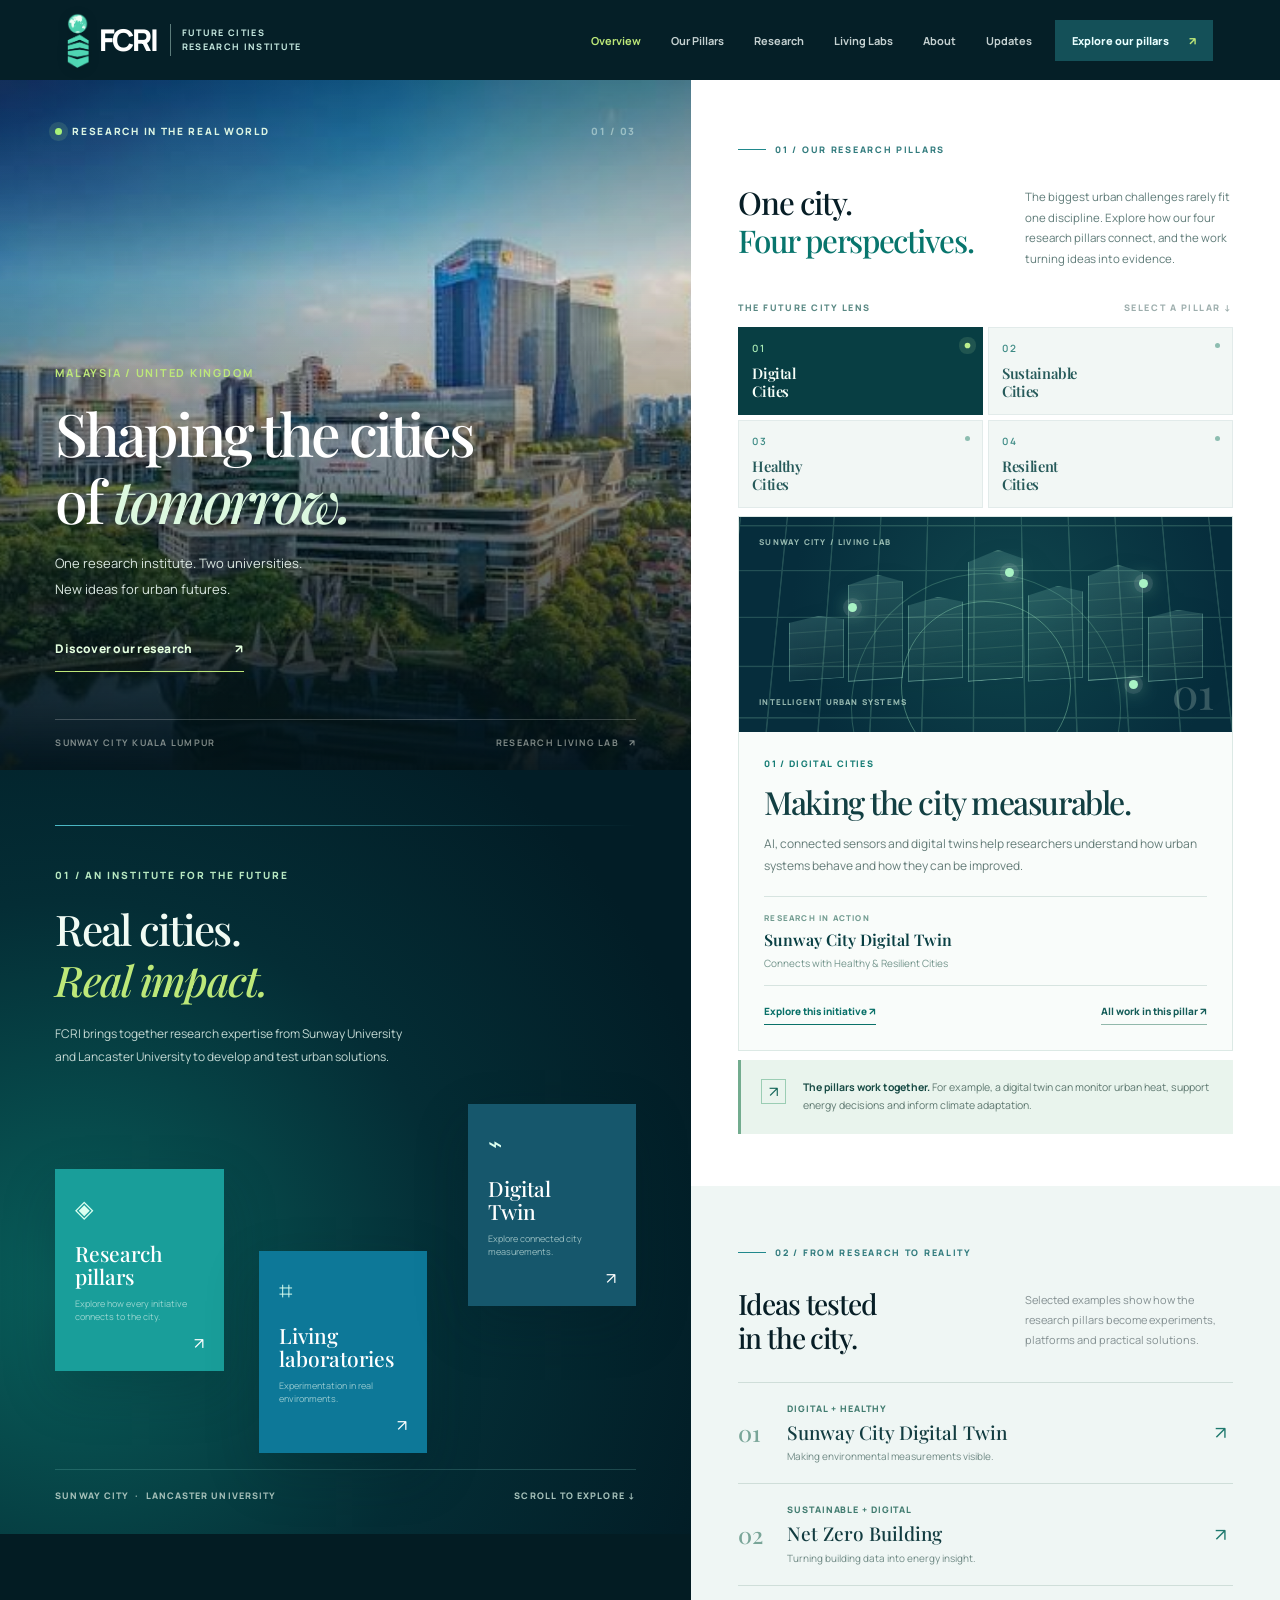
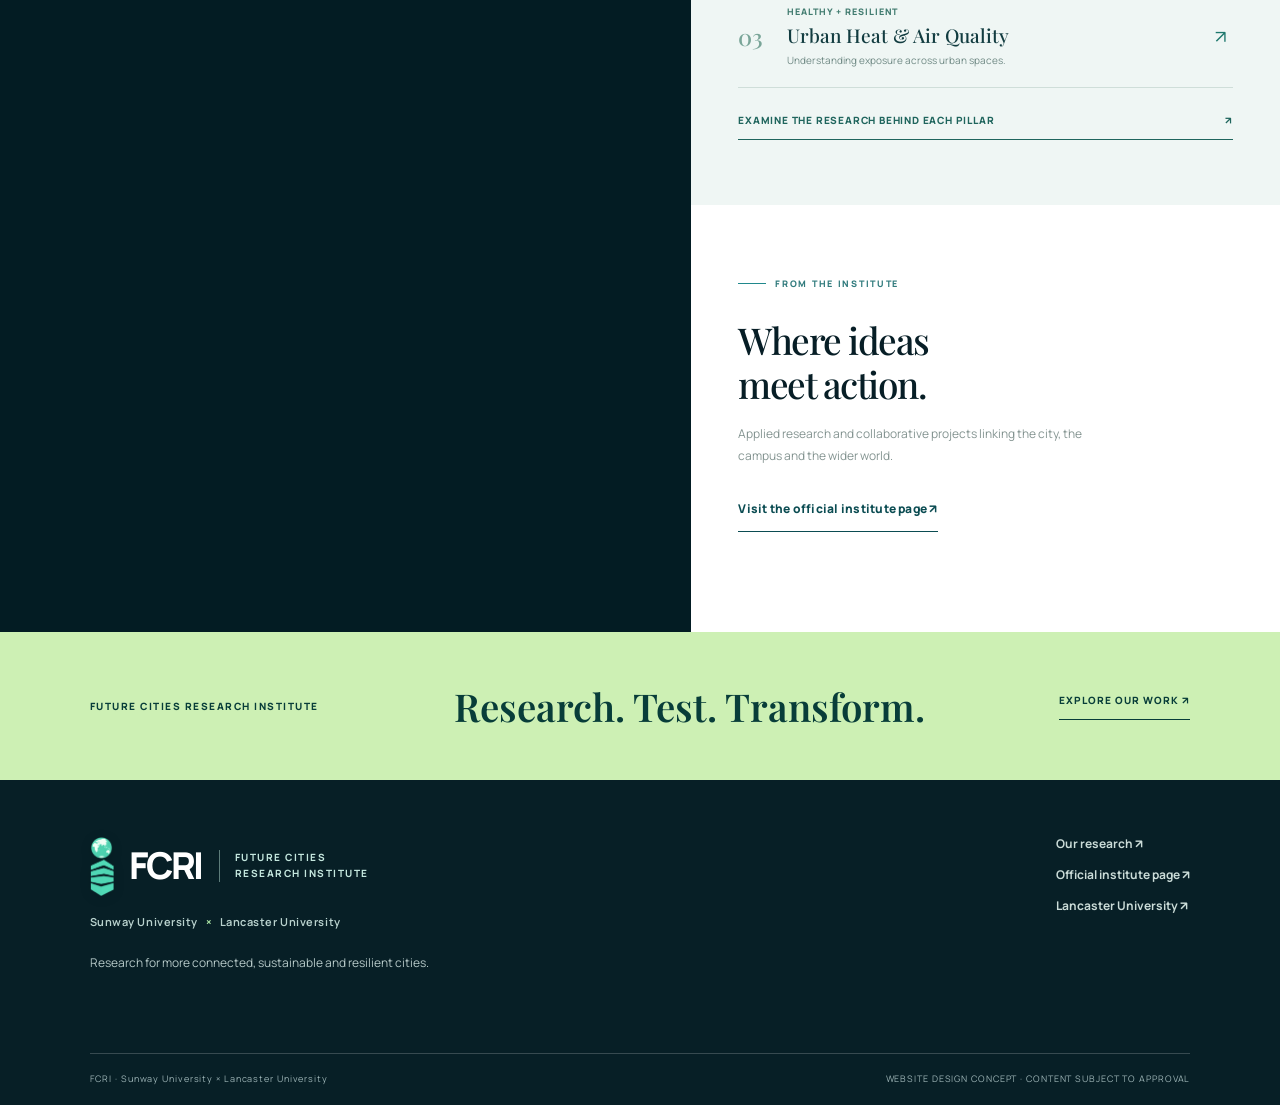
<file: index.html>
<!DOCTYPE html>
<html lang="en">
<head>
<meta charset="UTF-8"><meta name="viewport" content="width=device-width, initial-scale=1.0">
<meta name="theme-color" content="#071d24">
<meta name="description" content="Future Cities Research Institute (FCRI), a joint initiative of Sunway University and Lancaster University. Research for smarter, healthier and more sustainable urban futures.">
<title>FCRI | Research for Future Cities</title>
<link rel="preconnect" href="https://fonts.googleapis.com"><link rel="preconnect" href="https://fonts.gstatic.com" crossorigin>
<link href="https://fonts.googleapis.com/css2?family=DM+Sans:wght@400;500;600;700;800&family=Manrope:wght@400;500;600;700;800&family=Playfair+Display:wght@500;600;700&display=swap" rel="stylesheet">
<link rel="stylesheet" href="styles.css">
<link rel="icon" type="image/svg+xml" href="assets/fcri-favicon.svg"></head>
<body data-page="home">
<div id="app"></div>
<script src="site.js"></script>
</body>
</html>
</file>
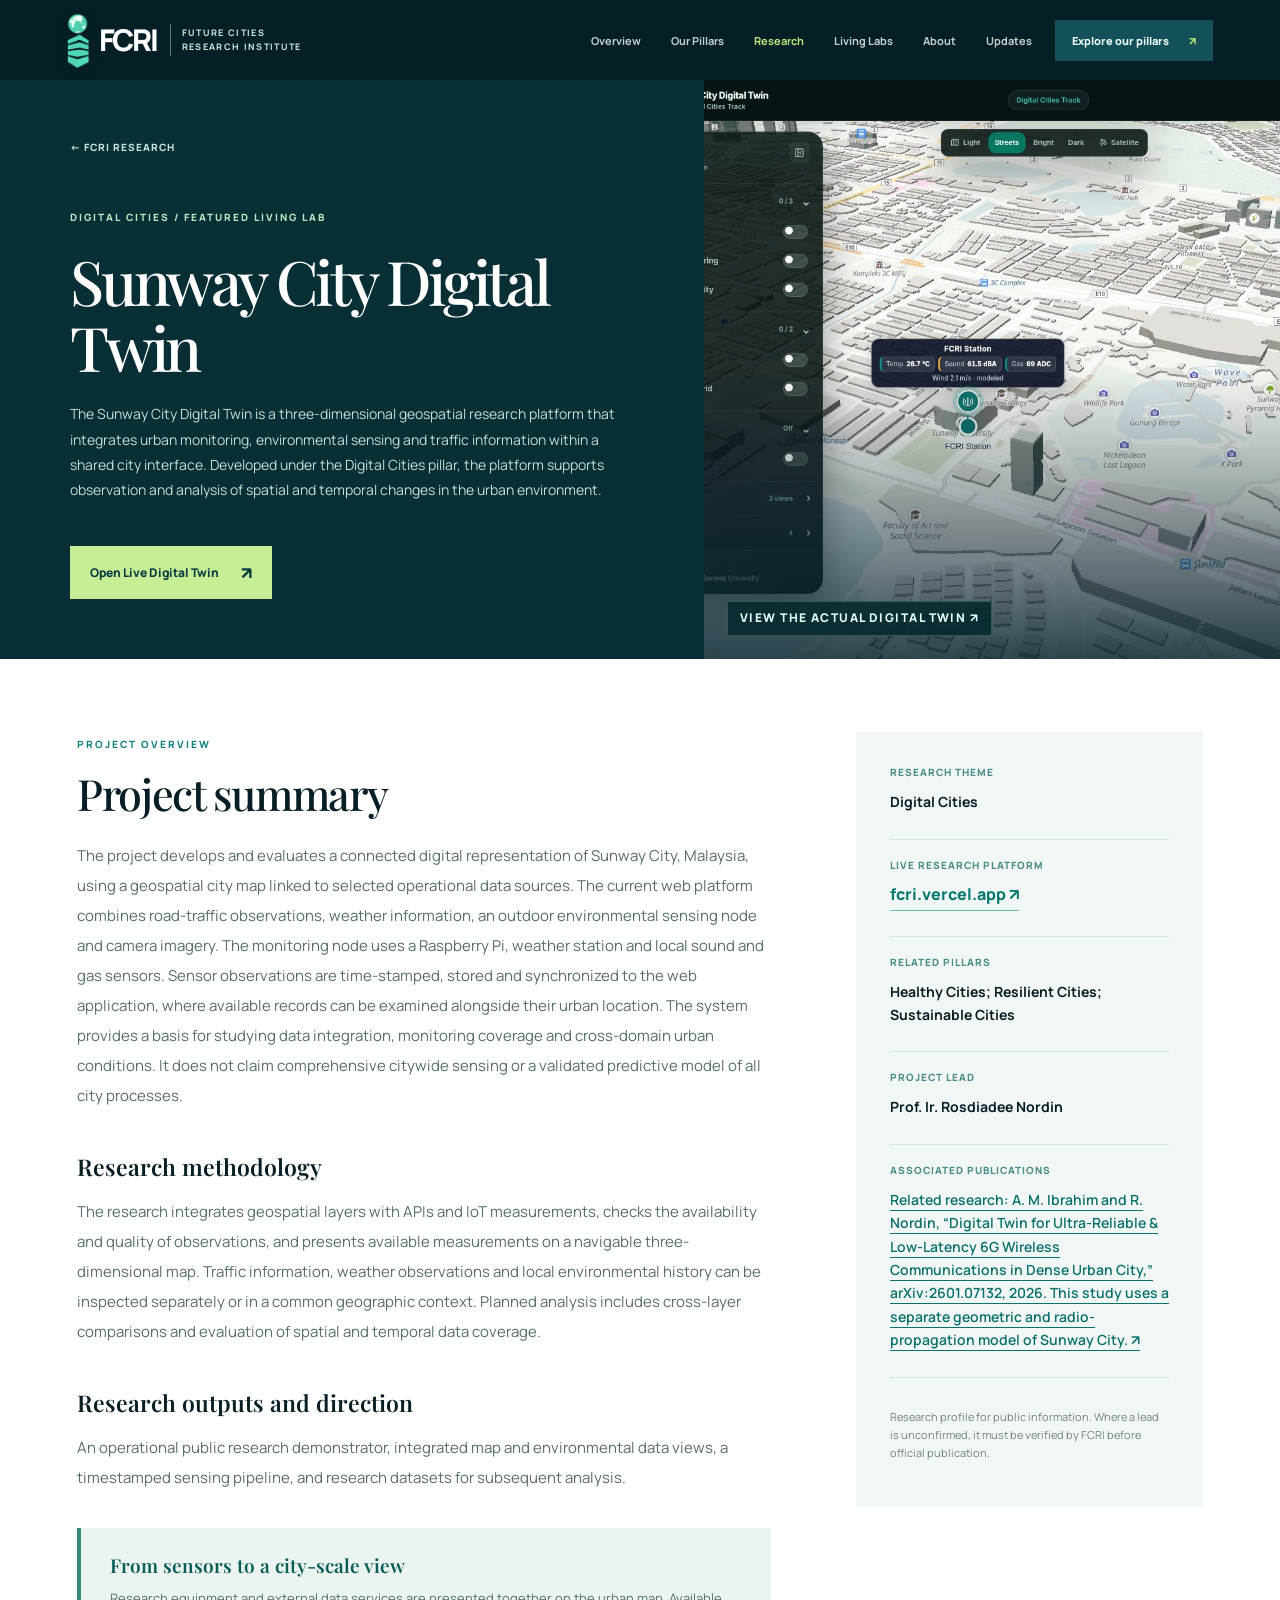
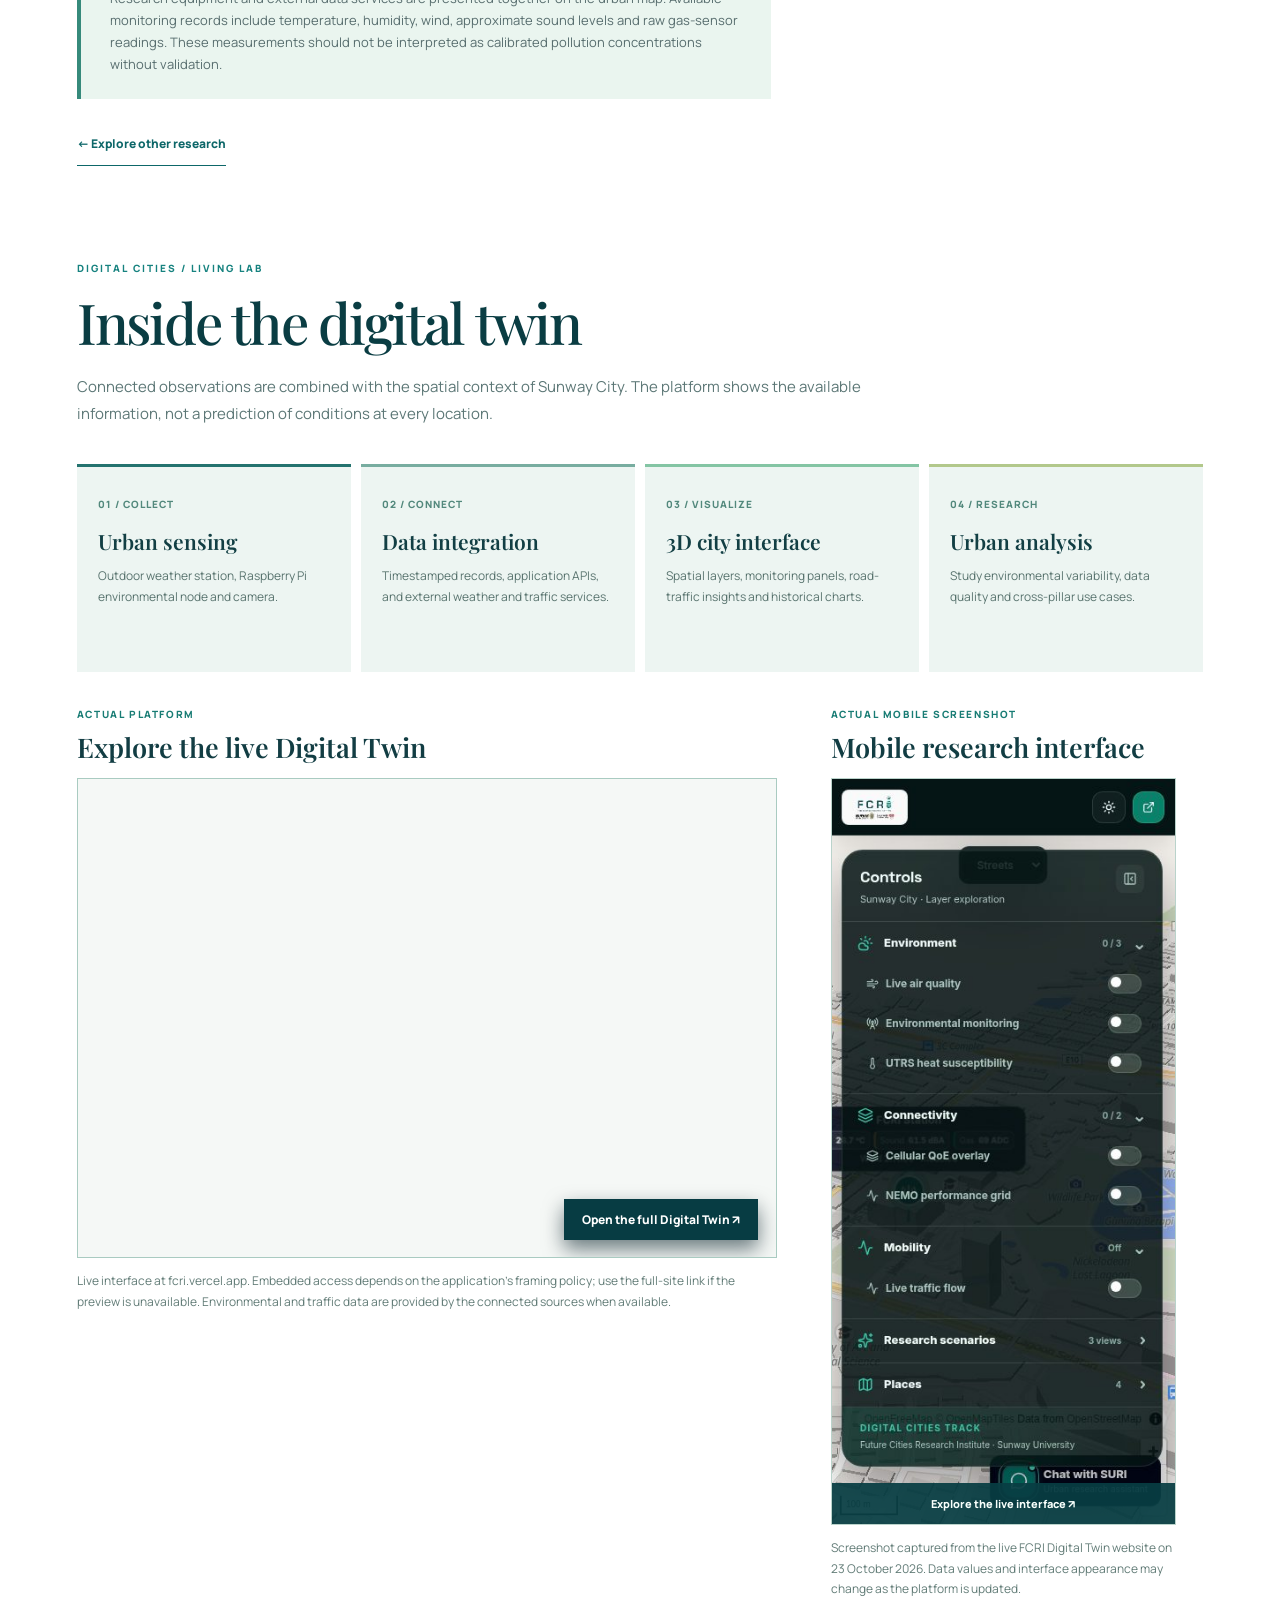
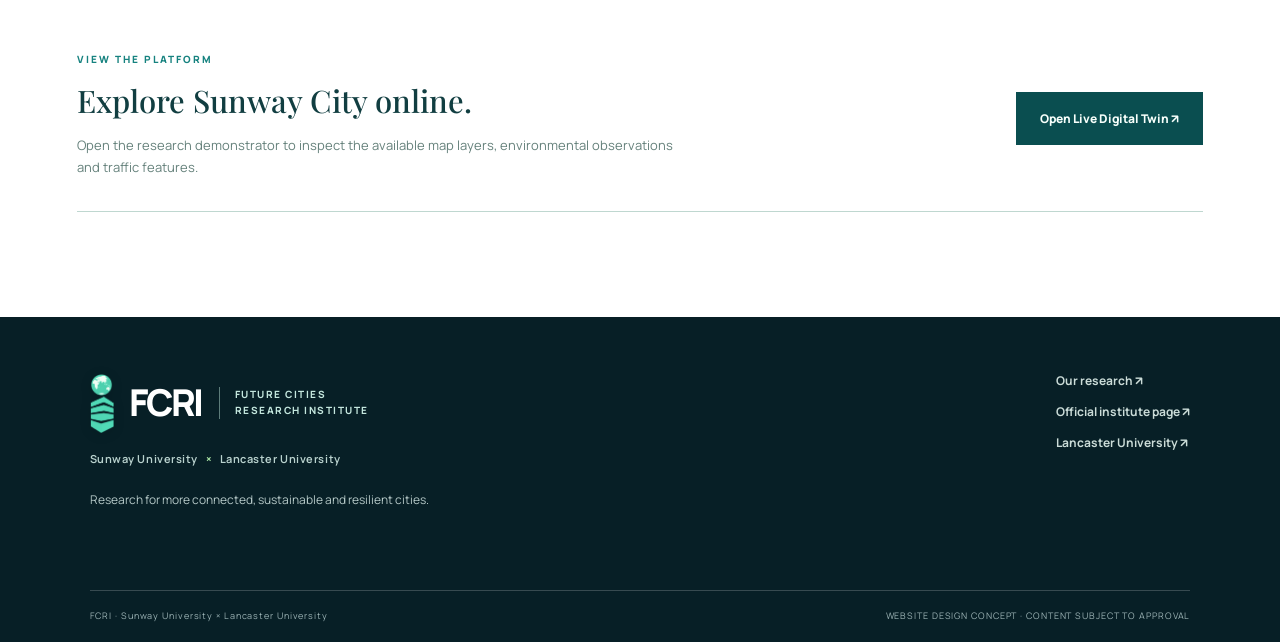
<file: project.html>
<!DOCTYPE html><html lang="en"><head><meta charset="UTF-8"><meta name="viewport" content="width=device-width, initial-scale=1.0"><meta name="theme-color" content="#071d24"><meta name="description" content="Explore an FCRI research project and its research outputs."><title>Project | FCRI</title><link rel="preconnect" href="https://fonts.googleapis.com"><link href="https://fonts.googleapis.com/css2?family=DM+Sans:wght@400;500;600;700;800&family=Manrope:wght@400;500;600;700;800&family=Playfair+Display:wght@500;600;700&display=swap" rel="stylesheet"><link rel="stylesheet" href="styles.css"><link rel="icon" type="image/svg+xml" href="assets/fcri-favicon.svg"></head><body data-page="project"><div id="app"></div><script src="site.js"></script></body></html>
</file>
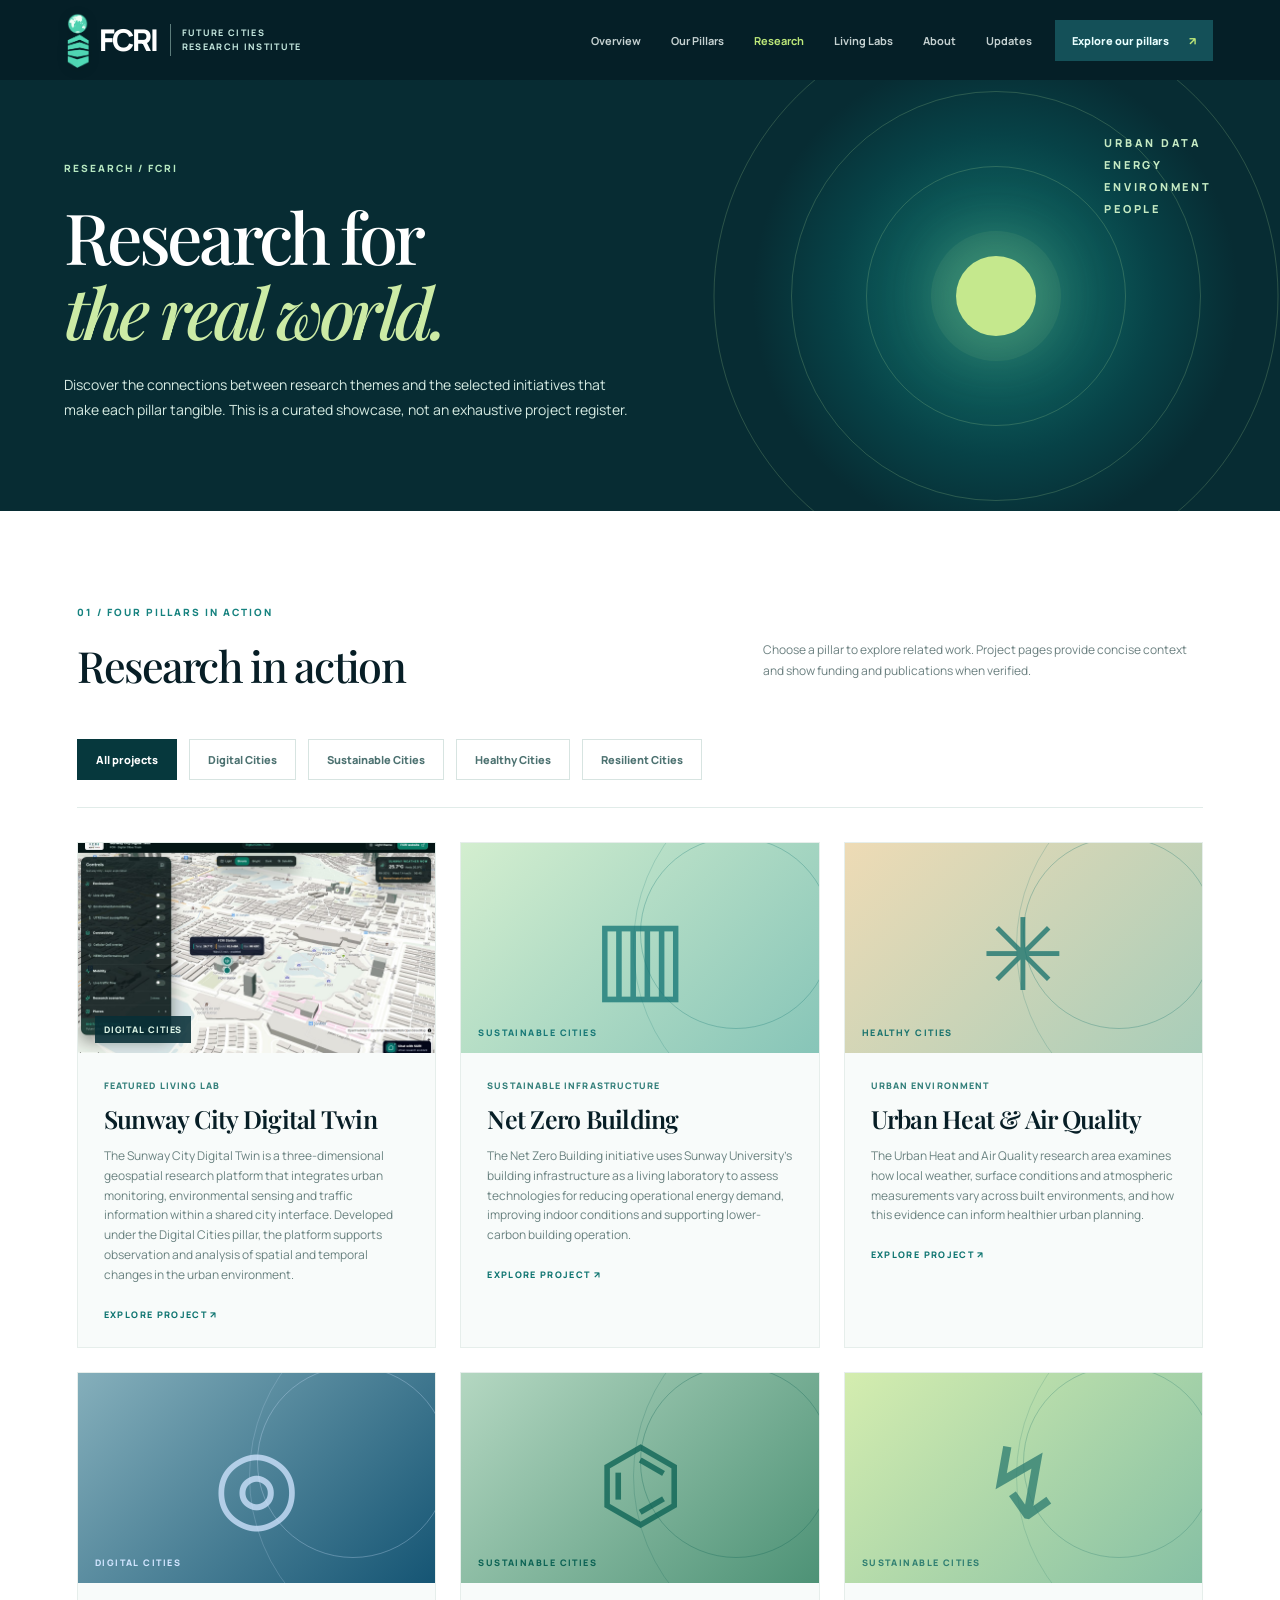
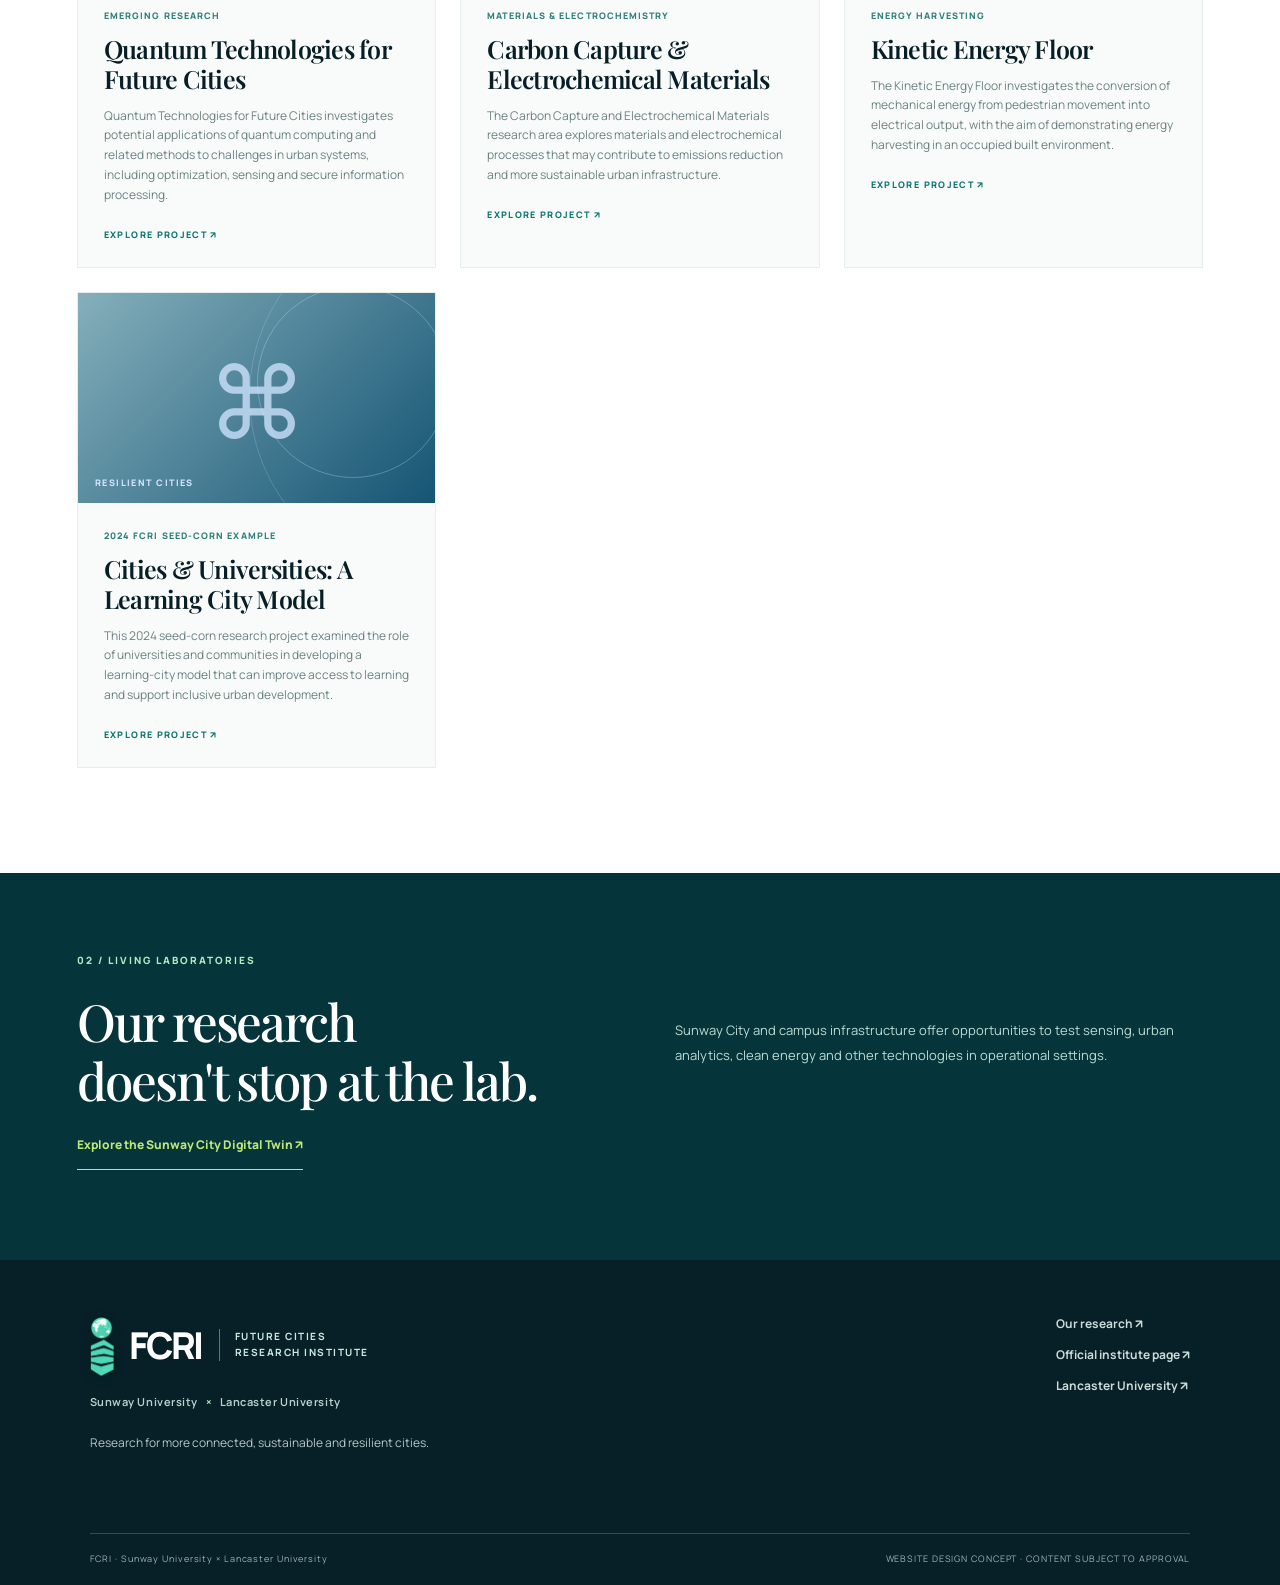
<file: research.html>
<!DOCTYPE html><html lang="en"><head><meta charset="UTF-8"><meta name="viewport" content="width=device-width, initial-scale=1.0"><meta name="theme-color" content="#071d24"><meta name="description" content="Research programmes and living laboratory initiatives at FCRI."><title>Research | FCRI</title><link rel="preconnect" href="https://fonts.googleapis.com"><link href="https://fonts.googleapis.com/css2?family=DM+Sans:wght@400;500;600;700;800&family=Manrope:wght@400;500;600;700;800&family=Playfair+Display:wght@500;600;700&display=swap" rel="stylesheet"><link rel="stylesheet" href="styles.css"><link rel="icon" type="image/svg+xml" href="assets/fcri-favicon.svg"></head><body data-page="research"><div id="app"></div><script src="site.js"></script></body></html>
</file>
<file: styles.css>
:root{--ink:#071e26;--deep:#031c23;--dark:#072f36;--teal:#0b6469;--green:#0c837e;--lime:#bde879;--soft:#f3f8f7;--line:#dfebea;--muted:#667b7b;--serif:'Playfair Display',Georgia,serif;--sans:'Manrope','DM Sans',Arial,sans-serif}*{box-sizing:border-box}html{scroll-behavior:smooth}body{margin:0;color:var(--ink);font-family:var(--sans);background:#f1f8f8}a{text-decoration:none;color:inherit}button{font-family:inherit;cursor:pointer}img{max-width:100%}.site-header{height:80px;background:#051f27;color:#fff;position:relative;z-index:30}.header-shell{max-width:1600px;margin:auto;display:flex;align-items:center;height:100%;padding:0 clamp(28px,5.2vw,90px);gap:40px}.brand{display:inline-flex;align-items:center;gap:12px;flex:none;color:#fff;white-space:nowrap}.brand-mark{height:34px;width:21px;display:flex;align-items:flex-end;gap:3px;transform:rotate(-15deg)}.brand-mark span{background:#c1ee8e;width:5px;border-radius:4px}.brand-mark span:nth-child(1){height:19px}.brand-mark span:nth-child(2){height:31px}.brand-mark span:nth-child(3){height:24px}.brand-name{font-weight:800;font-size:25px;letter-spacing:-.09em}.brand-desc{font-weight:700;font-size:9px;letter-spacing:.14em;line-height:1.5;color:#c5ded7;padding-left:9px;border-left:1px solid #5e7777}.main-nav{margin-left:auto;display:flex;align-items:center;gap:30px}.main-nav a{font-size:11px;font-weight:700;color:#c5d1d1;transition:color .2s}.main-nav a:hover,.main-nav a.active{color:var(--lime)}.header-cta{font-size:11px;background:#145058;color:#e9ffff;padding:13px 17px;font-weight:800;white-space:nowrap}.header-cta span{margin-left:18px;color:var(--lime)}.menu-button{display:none;background:none;border:0;width:38px;height:40px;flex-direction:column;justify-content:center;gap:6px}.menu-button span{background:#fff;width:26px;height:2px}.mobile-nav{display:none}.site-layout{margin:auto;max-width:1600px;display:grid;grid-template-columns:54% 46%;align-items:stretch}.left-column{background:#031c23;min-width:0}.right-column{background:#fff;min-width:0}.hero-media{position:relative;min-height:690px;background:#123a42;overflow:hidden}.hero-image{position:absolute;inset:0;background-image:url('assets/sunway-city-hero.jpg');background-size:cover;background-position:center 53%;background-repeat:no-repeat;animation:citydrift 19s ease-in-out infinite alternate}@keyframes citydrift{from{transform:scale(1)}to{transform:scale(1.065)}}.hero-gradient{position:absolute;inset:0;background:linear-gradient(180deg,rgba(2,24,30,.48),transparent 32%,rgba(1,18,25,.35) 54%,rgba(2,21,27,.96) 100%),linear-gradient(90deg,rgba(2,19,24,.38),transparent 74%)}.hero-topline{position:absolute;left:8%;right:8%;top:44px;color:#dcf5e3;display:flex;gap:10px;align-items:center;font-size:10px;font-weight:800;letter-spacing:.17em}.live-bullet{width:7px;height:7px;border-radius:50%;background:#a9f379;box-shadow:0 0 0 6px #b4e99222}.hero-index{margin-left:auto;color:#ddf3ec80}.hero-info{position:absolute;bottom:98px;left:8%;right:7%;color:white}.hero-kicker{font-size:11px;font-weight:700;letter-spacing:.16em;color:var(--lime)}.hero-info h1{font-family:var(--serif);font-size:clamp(43px,4.6vw,76px);font-weight:500;letter-spacing:-.053em;line-height:1.13;margin:18px 0 18px}.hero-info h1 em{font-weight:500;color:#dcf8df}.hero-info p{font-size:13px;line-height:1.95;color:#dae7e1;margin:0 0 34px}.text-link{display:inline-flex;align-items:center;gap:43px;border-bottom:1px solid;padding-bottom:14px;font-size:12px;font-weight:800;letter-spacing:.02em}.text-link.light{color:#e4ffdf;border-color:#bde879}.text-link.dark{color:#0b4c52;border-color:#0b4c52}.hero-caption{position:absolute;left:8%;right:8%;bottom:21px;display:flex;justify-content:space-between;font-size:9px;color:#e1e8df8c;letter-spacing:.14em;font-weight:700;border-top:1px solid #ffffff36;padding-top:16px}.dark-discover{min-height:700px;background:radial-gradient(circle at 10% 68%,#09605c 0,#042d35 48%,#021d26 83%);padding:55px 8% 32px;position:relative;overflow:hidden}.section-divider{width:100%;height:1px;background:linear-gradient(90deg,#4dbbc7,transparent);margin-bottom:36px}.block-head{max-width:530px}.eyebrow{font-size:10px;letter-spacing:.2em;color:#16827f;font-weight:800;display:inline-block}.eyebrow.pale{color:#b7e8c1}.block-head h2{font:500 clamp(32px,3.3vw,54px)/1.2 var(--serif);color:#f1fbf4;letter-spacing:-.04em;margin:20px 0 18px}.block-head h2 i{color:var(--lime)}.block-head p{max-width:365px;color:#c3d8d3;font-size:12px;line-height:1.9}.floating-grid{position:relative;height:365px;margin:35px 0 0}.float-card{position:absolute;padding:22px 20px 17px;width:29%;min-width:156px;min-height:190px;display:flex;flex-direction:column;box-shadow:0 20px 50px #001d263b;transition:transform .25s ease}.float-card:hover{transform:translateY(-8px)}.float-card-1{left:0;top:65px;background:#199e9a}.float-card-2{left:35%;top:147px;background:#0d7898}.float-card-3{right:0;top:0;background:#16576c}.small-icon{font-size:24px;color:#dcfff0;margin-bottom:18px}.float-card strong{font:500 21px/1.1 var(--serif);color:#fff}.card-note{font-size:9px;color:#d9f2ebaa;line-height:1.45;margin:9px 0}.mini-arrow{font-size:16px;color:#fff;align-self:flex-end;margin-top:auto}.dark-foot{border-top:1px solid #78c9bf3a;padding-top:19px;display:flex;align-items:center;justify-content:space-between;color:#a5c0b9;font-size:9px;letter-spacing:.12em;font-weight:800}.editorial-intro{padding:75px 8% 26px}.editorial-mark{display:flex;gap:9px;align-items:center;font-weight:800;letter-spacing:.19em;font-size:9px;color:#317b7d;margin-bottom:28px}.mark-line{width:28px;height:1px;background:#20888c}.intro-grid{display:grid;grid-template-columns:1.25fr 1fr;gap:26px}.intro-grid h2,.right-bottom h2{font:500 clamp(24px,2.45vw,39px)/1.2 var(--serif);letter-spacing:-.04em;margin:0}.intro-grid p{font-size:11px;color:#849092;line-height:1.8;margin:3px 0 0}.research-list{padding:0 8%}.research-row{display:grid;grid-template-columns:115px 1fr 22px;align-items:center;gap:19px;padding:22px 0;border-bottom:1px solid #e8eded;min-height:154px}.research-row:first-child{border-top:1px solid #e6eeee}.research-thumb{height:107px;position:relative;display:flex;justify-content:center;align-items:center;overflow:hidden}.research-thumb span{font-family:var(--serif);font-size:65px;opacity:.72;transition:transform .2s}.research-thumb small{position:absolute;bottom:10px;left:10px;font-size:9px;font-weight:800;opacity:.6}.research-row:hover .research-thumb span{transform:scale(1.13)}.teal{background:linear-gradient(135deg,#115e62,#053841);color:#c6f1dd}.mint{background:linear-gradient(135deg,#d3eecf,#87c5b8);color:#167776}.sand{background:linear-gradient(135deg,#eedbb5,#a8cdb9);color:#1a736e}.blue{background:linear-gradient(135deg,#85afbb,#155574);color:#d1e5ff}.moss{background:linear-gradient(135deg,#b4d7c1,#4d9276);color:#0b6254}.lime{background:linear-gradient(135deg,#d4edaf,#86c0a4);color:#2f7e71}.row-topic{font-size:9px;letter-spacing:.09em;text-transform:uppercase;color:#428a85;font-weight:800}.row-copy h3{font-size:14px;font-weight:700;line-height:1.4;margin:8px 0 6px;letter-spacing:-.025em}.row-copy p{font-size:10px;color:#889797;line-height:1.65;margin:0;display:-webkit-box;-webkit-line-clamp:2;-webkit-box-orient:vertical;overflow:hidden}.row-arrow{font-size:18px;color:#417879;align-self:flex-end;margin-bottom:19px}.list-footer{display:flex;align-items:center;justify-content:space-between;padding:25px 8%;font-size:10px;letter-spacing:.12em;font-weight:800;color:#237579}.right-programmes{background:#f2f8f7;padding:59px 8% 58px}.intro-grid.smaller h2{font-size:clamp(23px,2.2vw,34px)}.pillar-grid{display:grid;grid-template-columns:repeat(2,1fr);column-gap:26px;row-gap:15px;margin-top:31px}.pillar-grid a{min-height:137px;display:flex;flex-direction:column;position:relative;justify-content:flex-end;padding:11px 0 17px;border-bottom:1px solid #8ba6a4}.pillar-icon{align-self:flex-start;font:500 22px var(--serif);color:#1d7776;margin-bottom:auto}.pillar-grid strong{font:600 18px/1.2 var(--serif)}.pillar-grid a>span:last-child{position:absolute;bottom:15px;right:3px;color:#198582}.right-bottom{background:white;padding:72px 8% 100px}.right-bottom h2{font-size:37px;margin-bottom:16px}.right-bottom p{font-size:12px;line-height:1.85;color:#849491;max-width:365px;margin-bottom:29px}.wide-band{background:#cdf0b4;display:flex;align-items:center;gap:30px;justify-content:space-between;padding:48px clamp(30px,7vw,105px);color:#083d39}.wide-band span{font-size:10px;letter-spacing:.15em;font-weight:800}.wide-band strong{font:600 clamp(25px,3vw,42px) var(--serif)}.wide-band a{font-size:10px;letter-spacing:.1em;font-weight:800;border-bottom:1px solid;padding-bottom:12px}.footer{background:#071f26;padding:55px 7vw 20px;color:#fff}.footer-top{display:flex;justify-content:space-between;gap:30px;max-width:1440px;margin:0 auto 70px}.footer-top p{color:#b5c8c7;font-size:12px;margin-top:25px}.footer-links{display:flex;flex-direction:column;gap:14px;font-size:12px;font-weight:700;color:#cbdcd8}.footer-bottom{border-top:1px solid #ffffff31;padding-top:18px;display:flex;justify-content:space-between;max-width:1440px;margin:auto;font-size:9px;letter-spacing:.1em;color:#9cb3b5}.standard-main{background:#fff}.inner-banner{background:#072c33;min-height:390px;display:grid;grid-template-columns:1fr .8fr;overflow:hidden}.inner-banner-copy{padding:75px 9%;z-index:1}.inner-banner h1,.project-banner h1{font:500 clamp(46px,5.5vw,84px)/1.07 var(--serif);letter-spacing:-.055em;color:#fff;margin:22px 0}.inner-banner h1 em{color:#cceba5}.inner-banner p{font-size:14px;color:#d6ebe3;line-height:1.8;max-width:570px}.inner-banner-art{position:relative;background:radial-gradient(circle at center,#157a72 0,#074247 45%,#072c33 68%)}.orbit{position:absolute;border:1px solid #b5e79c35;border-radius:50%;left:50%;top:50%;transform:translate(-50%,-50%)}.orbit.one{width:260px;height:260px}.orbit.two{width:410px;height:410px}.orbit.three{width:565px;height:565px}.glow-one{position:absolute;left:50%;top:50%;width:80px;height:80px;background:#c5e88d;border-radius:50%;box-shadow:0 0 0 25px #c5e88d12,0 0 80px #c5e88d77;transform:translate(-50%,-50%)}.diagram-label{position:absolute;right:12%;top:12%;font-size:11px;font-weight:800;letter-spacing:.25em;line-height:2;color:#c5eac3}.project-area{padding:88px clamp(25px,6vw,95px) 105px;max-width:1600px;margin:auto}.section-head{display:flex;justify-content:space-between;align-items:flex-end;gap:60px;margin-bottom:45px}.section-head h2{font:500 43px var(--serif);letter-spacing:-.04em;margin:15px 0 0}.section-head p{max-width:440px;font-size:12px;line-height:1.8;color:#6c8080}.filter-controls{display:flex;gap:12px;flex-wrap:wrap;border-bottom:1px solid #e1ece9;padding-bottom:27px}.filter{border:1px solid #d7e4e1;background:#fff;padding:12px 18px;font-size:11px;font-weight:800;color:#4d7271;transition:background .2s}.filter:hover{background:#e3f7ec}.filter.active{background:#06383d;color:#fff;border-color:#06383d}.cards-grid{display:grid;grid-template-columns:repeat(3,minmax(0,1fr));gap:24px;margin-top:34px}.project-card{background:#f8fbfa;border:1px solid #e6eeeb;transition:transform .25s,box-shadow .25s}.project-card:hover{transform:translateY(-5px);box-shadow:0 15px 35px #082c3122}.project-card[hidden]{display:none}.project-card-visual{height:210px;position:relative;display:grid;place-items:center;overflow:hidden}.project-card-visual::before{content:'';position:absolute;width:360px;height:360px;border:1px solid currentColor;border-radius:50%;opacity:.2;left:48%;top:-37%}.project-card-visual::after{content:'';position:absolute;width:190px;height:190px;border:1px solid currentColor;border-radius:50%;opacity:.3;left:50%;top:-3%}.visual-shape{font:500 100px var(--serif);opacity:.77;z-index:2}.visual-num{position:absolute;bottom:14px;left:17px;font-size:9px;font-weight:800;letter-spacing:.16em}.project-card-copy{padding:26px;min-height:220px;display:flex;flex-direction:column}.project-eyebrow{font-size:9px;font-weight:800;color:#317e79;letter-spacing:.12em}.project-card-copy h3{font:600 25px/1.2 var(--serif);letter-spacing:-.03em;margin:12px 0}.project-card-copy p{font-size:12px;line-height:1.65;color:#6a8280;margin:0 0 23px}.project-card-copy>span{margin-top:auto;font-weight:800;font-size:9px;letter-spacing:.15em;color:#0d7470}.empty-notice{background:#e9f3f1;padding:50px 25px;margin-top:28px;color:#385e5e;font-size:14px}.living-labs{background:#05353a;max-width:1600px;margin:auto;padding:80px clamp(25px,6vw,95px) 90px;color:white;display:grid;grid-template-columns:1fr 1fr;column-gap:70px}.living-labs .eyebrow{grid-column:1/-1}.living-labs h2{font:500 clamp(34px,4vw,58px)/1.15 var(--serif);letter-spacing:-.04em;margin:25px 0 10px}.living-labs p{align-self:center;color:#bcdbd3;font-size:13px;line-height:1.9}.living-labs a{color:var(--lime);font-size:12px;font-weight:800;border-bottom:1px solid var(--lime);padding:16px 0;width:max-content}.project-banner{display:grid;grid-template-columns:1.1fr .9fr;min-height:460px;background:#082f36}.project-banner-intro{padding:60px 10%}.back-link{display:block;color:#c3e5dc;font-size:10px;font-weight:800;letter-spacing:.1em;margin-bottom:50px}.project-banner h1{font-size:clamp(40px,4.8vw,70px);max-width:650px}.project-banner p{color:#c4ddd7;font-size:14px;line-height:1.8;max-width:600px}.project-banner-visual{position:relative;display:grid;place-items:center;overflow:hidden}.project-banner-visual>span{font:500 250px var(--serif);opacity:.65}.technical-grid{position:absolute;inset:0;background-image:linear-gradient(#defde11c 1px,transparent 1px),linear-gradient(90deg,#defde11c 1px,transparent 1px);background-size:40px 40px;transform:perspective(300px) rotateX(15deg) scale(1.3)}.project-content{max-width:1400px;display:grid;grid-template-columns:1.4fr .7fr;gap:85px;margin:auto;padding:100px 6% 145px}.project-main h2{font:500 43px var(--serif);letter-spacing:-.03em;margin:15px 0 22px}.project-main h3{font:600 23px var(--serif);margin:50px 0 12px}.project-main p{font-size:15px;line-height:2;color:#576d6e;max-width:770px}.secondary-link{display:inline-block;margin-top:32px;border-bottom:1px solid #0d6769;padding-bottom:13px;color:#0d6769;font-size:12px;font-weight:800}.project-side{background:#f1f7f5;padding:34px;align-self:start}.metadata-group{border-bottom:1px solid #d4e4df;padding:18px 0 25px}.metadata-group:first-child{padding-top:0}.metadata-group span{font-size:10px;color:#4b8e88;font-weight:800;letter-spacing:.1em;display:block;margin-bottom:11px}.metadata-group strong{font-size:14px;line-height:1.6;font-weight:700}.metadata-note{font-size:11px;color:#708481;line-height:1.65;margin-top:30px}
@media(max-width:1150px){.site-layout{grid-template-columns:51% 49%}.main-nav{gap:17px}.header-shell{gap:20px}.research-row{grid-template-columns:83px 1fr 18px;gap:14px;min-height:125px}.research-thumb{height:86px}.research-thumb span{font-size:50px}.intro-grid{grid-template-columns:1fr;gap:6px}.hero-media{min-height:620px}.dark-discover{min-height:710px}.float-card{min-width:132px;padding:15px}.float-card strong{font-size:18px}.cards-grid{grid-template-columns:repeat(2,minmax(0,1fr))}}
@media(max-width:800px){.site-header{height:70px}.header-shell{padding:0 24px}.main-nav,.header-cta{display:none}.menu-button{display:flex;margin-left:auto}.mobile-nav.open{display:flex;flex-direction:column;position:absolute;top:70px;left:0;right:0;background:#061f28;padding:20px 25px 30px;gap:19px;box-shadow:0 20px 25px #00192044}.mobile-nav a{color:#ecf7f5;font-size:13px;font-weight:700}.site-layout{grid-template-columns:1fr}.hero-media{min-height:650px}.dark-discover{min-height:655px}.float-card{min-width:0;width:30%;min-height:172px}.editorial-intro{padding-top:54px}.intro-grid{grid-template-columns:1fr 1fr;gap:20px}.research-row{grid-template-columns:105px 1fr 24px;min-height:138px}.research-thumb{height:103px}.right-programmes{padding-bottom:55px}.wide-band{flex-wrap:wrap}.inner-banner,.project-banner{grid-template-columns:1fr}.inner-banner-art{min-height:200px;grid-row:1}.inner-banner-copy{padding:50px 7% 65px}.cards-grid{grid-template-columns:repeat(2,1fr)}.project-content{gap:35px}.project-banner-visual{min-height:200px;grid-row:1}.project-banner-visual>span{font-size:145px}.project-banner-intro{padding:50px 7%}.back-link{margin-bottom:25px}}
@media(max-width:560px){.brand-desc{font-size:8px}.brand-name{font-size:23px}.hero-media{min-height:610px}.hero-info{bottom:90px}.hero-info h1{font-size:48px}.hero-caption{font-size:8px;gap:15px}.dark-discover{min-height:680px}.block-head h2{font-size:41px}.floating-grid{height:370px}.float-card{width:46%;min-height:167px}.float-card-1{left:0;top:15px}.float-card-2{left:auto;right:0;top:75px}.float-card-3{left:23%;right:auto;top:210px}.dark-foot span{display:none}.intro-grid{grid-template-columns:1fr;gap:9px}.intro-grid h2{font-size:34px}.research-row{grid-template-columns:80px 1fr 16px;gap:12px;min-height:131px}.research-thumb{height:88px}.research-thumb span{font-size:52px}.row-copy h3{font-size:13px}.row-copy p{font-size:10px}.right-programmes{padding-top:48px}.pillar-grid{gap:15px}.wide-band{padding:35px 25px;gap:14px;display:flex;flex-direction:column;align-items:flex-start}.footer{padding:42px 26px 22px}.footer-top{flex-direction:column;gap:40px;margin-bottom:45px}.footer-bottom{flex-direction:column;gap:11px}.section-head{display:block}.section-head h2{font-size:33px}.project-area{padding-top:62px}.cards-grid{grid-template-columns:1fr}.project-card-visual{height:210px}.living-labs{grid-template-columns:1fr;padding-top:65px}.living-labs p{margin:12px 0}.living-labs a{grid-column:1;margin-top:20px}.project-content{grid-template-columns:1fr;padding:65px 24px 90px}.project-banner h1{font-size:46px}.project-main h2{font-size:34px}}
@media(prefers-reduced-motion:reduce){html{scroll-behavior:auto}.hero-image{animation:none}*{transition:none!important}}

/* FCRI 2026: Pillar-first narrative experience */
.pillar-intro{padding-top:63px;padding-bottom:31px}
.pillar-intro .intro-grid h2 em{font-style:normal;color:#08756d}
.pillar-intro .intro-grid p{font-size:11.5px;color:#607c79}
.pillar-experience{padding:0 8% 52px;background:#fff;scroll-margin-top:25px}
.lens-heading{display:flex;justify-content:space-between;align-items:center;color:#598883;font-size:9px;font-weight:800;letter-spacing:.17em;margin-bottom:13px}
.lens-heading span:last-child{color:#9daead}
.pillar-tabs{display:grid;grid-template-columns:repeat(4,minmax(0,1fr));gap:5px;margin:0 0 8px}
.pillar-tab{border:1px solid #e2ebea;background:#f2f7f5;text-align:left;padding:15px 13px 13px;min-width:0;min-height:119px;display:flex;flex-direction:column;gap:11px;transition:background .2s,border-color .2s,color .2s;position:relative;color:#265a5a}
.pillar-tab:hover{border-color:#83bcae;background:#e5f4ee}
.pillar-tab:focus-visible{outline:3px solid #a9de81;outline-offset:2px;z-index:1}
.pillar-tab.is-current{background:#083e43;border-color:#083e43;color:#f7fff9}
.pillar-tab-number{font:600 10px/1 var(--sans);letter-spacing:.16em;color:#3e8b85}
.pillar-tab.is-current .pillar-tab-number{color:#a8e9b4}
.pillar-tab-name{font:600 clamp(12px,1.15vw,16px)/1.26 var(--serif);letter-spacing:-.025em}
.pillar-tab-name b{display:block;font-weight:600}
.pillar-tab-dot{position:absolute;top:15px;right:12px;height:5px;width:5px;border-radius:50%;background:#8dbdb0;transition:transform .2s}
.pillar-tab.is-current .pillar-tab-dot{background:#bdef8d;box-shadow:0 0 0 5px #d5f9b31e;transform:scale(1.13)}
.pillar-story{display:grid;grid-template-columns:42% 58%;min-height:358px;border:1px solid #dce9e5;overflow:hidden;--stage-top:#10464d;--stage-bottom:#062d3c;--stage-accent:#a8f3c4}
.pillar-story[data-pillar=sustainable]{--stage-top:#426b51;--stage-bottom:#133b39;--stage-accent:#e2eb99}
.pillar-story[data-pillar=healthy]{--stage-top:#6b7e72;--stage-bottom:#265857;--stage-accent:#f1d2a7}
.pillar-story[data-pillar=resilient]{--stage-top:#385a74;--stage-bottom:#123544;--stage-accent:#b5d4ee}
.pillar-story-graphic{position:relative;min-height:358px;overflow:hidden;background:radial-gradient(circle at 55% 42%,var(--stage-top),var(--stage-bottom) 73%);color:var(--stage-accent);isolation:isolate;transition:background .2s}
.city-circuit-lines{position:absolute;inset:0;opacity:.18;background-image:linear-gradient(90deg,currentColor 1px,transparent 1px),linear-gradient(currentColor 1px,transparent 1px);background-size:34px 34px;transform:perspective(450px) rotateX(12deg) scale(1.45)}
.city-circuit-ring{position:absolute;width:270px;height:270px;border:1px solid currentColor;border-radius:50%;opacity:.22;top:26%;left:50%;transform:translateX(-50%) rotate(-12deg)}
.city-circuit-ring.ring-two{width:170px;height:170px;top:39%;opacity:.36;transform:translateX(-50%)}
.skyline{position:absolute;left:10%;right:6%;bottom:72px;height:165px;display:flex;align-items:flex-end;gap:5px;filter:drop-shadow(8px 12px 16px #02191a60)}
.skyline i{display:block;flex:1;border:1px solid #b0f5d64d;background:linear-gradient(165deg,#a5ebd92c,#c5ffcc06),repeating-linear-gradient(0deg,transparent 0 15px,#bcebb31f 15px 16px);clip-path:polygon(0 8%,55% 0,100% 8%,100% 100%,0 100%);transform:skewY(-4deg)}
.skyline i:nth-child(1){height:49%}.skyline i:nth-child(2){height:81%}.skyline i:nth-child(3){height:64%}.skyline i:nth-child(4){height:100%}.skyline i:nth-child(5){height:72%}.skyline i:nth-child(6){height:88%}.skyline i:nth-child(7){height:54%}
.circuit-dot{position:absolute;width:9px;height:9px;background:var(--stage-accent);border-radius:50%;box-shadow:0 0 0 5px #ffffff18,0 0 18px var(--stage-accent);animation:pillarPulse 3.6s infinite alternate}
.circuit-dot.d1{left:22%;top:40%}.circuit-dot.d2{right:17%;top:29%;animation-delay:.6s}.circuit-dot.d3{left:54%;top:24%;animation-delay:1.2s}.circuit-dot.d4{right:19%;bottom:20%;animation-delay:1.8s}
@keyframes pillarPulse{from{opacity:.45;transform:scale(.82)}to{opacity:1;transform:scale(1.1)}}
.graphic-top,.graphic-bottom{position:absolute;left:20px;font-size:8px;font-weight:800;letter-spacing:.15em;color:#e1ffeca8}
.graphic-top{top:19px}.graphic-bottom{bottom:23px;max-width:80%;line-height:1.7}
.graphic-number{position:absolute;right:18px;bottom:11px;font:500 43px var(--serif);color:#efffed35}
.pillar-story-copy{background:#f9fcfa;padding:30px 28px 24px;display:flex;flex-direction:column;min-width:0}
.story-tag{font-size:9px;letter-spacing:.15em;font-weight:800;color:#167c74}
.pillar-story-copy h3{font:500 clamp(26px,2.5vw,37px)/1.13 var(--serif);letter-spacing:-.045em;color:#123f42;margin:14px 0 13px}
.pillar-story-copy>p{font-size:11px;line-height:1.8;color:#647c78;margin:0 0 20px}
.story-work{border-top:1px solid #d7e4e0;border-bottom:1px solid #d7e4e0;padding:15px 0;display:flex;flex-direction:column;gap:7px}
.story-work>span:first-child{font-size:8px;letter-spacing:.15em;font-weight:800;color:#719b90}
.story-work strong{font:600 16px/1.2 var(--serif);color:#093f43}
.story-work>span:last-child{font-size:10px;line-height:1.4;color:#72948b}
.story-actions{display:flex;gap:15px;justify-content:space-between;align-items:flex-start;flex-wrap:wrap;margin-top:auto;padding-top:18px}
.story-actions a{font-size:10px;font-weight:800;color:#155d59;line-height:1.5;border-bottom:1px solid #91b8ab;padding-bottom:5px}
.story-actions .story-primary-link{color:#0a7169;border-color:#0a7169}
.story-actions a:hover,.pillar-view-all:hover{color:#037e73}
.pillar-connection{display:flex;align-items:flex-start;gap:17px;background:#e9f4ed;border-left:3px solid #73ac8f;padding:19px 20px;margin-top:9px}
.connection-icon{flex:none;border:1px solid #9bcdb4;color:#126458;width:25px;height:25px;display:grid;place-items:center;font-size:15px}
.pillar-connection p{margin:0;font-size:10.5px;line-height:1.7;color:#5e7870}
.pillar-connection strong{color:#174a44}
.showcase-section{background:#eff6f4;padding:60px 8% 65px}
.showcase-section .intro-grid{margin-bottom:27px}
.showcase-stories{border-top:1px solid #cfded9}
.showcase-link{display:grid;grid-template-columns:34px minmax(0,1fr) 18px;gap:15px;align-items:center;border-bottom:1px solid #cfded9;padding:19px 0 20px;transition:background .15s}
.showcase-link:hover{background:#e1eee9}
.showcase-index{font:500 23px/1 var(--serif);color:#79a598}
.showcase-link>span:nth-child(2){display:flex;flex-direction:column;gap:6px}
.showcase-link small{font-size:9px;letter-spacing:.1em;font-weight:800;color:#407b6f}
.showcase-link strong{font:500 19px/1.2 var(--serif);color:#123c40}
.showcase-link em{font-size:10px;font-style:normal;color:#708a85}
.showcase-arrow{font-size:18px;color:#1e786d}
.pillar-view-all{display:flex;justify-content:space-between;border-bottom:1px solid #1f655d;margin-top:25px;padding-bottom:12px;color:#1f655d;font-size:10px;letter-spacing:.08em;font-weight:800}
@media(max-width:1300px){
 .pillar-tabs{grid-template-columns:repeat(2,minmax(0,1fr))}.pillar-tab{min-height:84px}
 .pillar-story{grid-template-columns:1fr}
 .pillar-story-graphic{min-height:215px}.skyline{height:130px;bottom:52px}
 .pillar-story-copy{padding:25px}.pillar-story-copy>p{font-size:12px}
}
@media(max-width:800px){
 .pillar-tabs{grid-template-columns:repeat(4,minmax(0,1fr))}
 .pillar-story{grid-template-columns:42% 58%}
 .pillar-story-graphic{min-height:345px}.skyline{height:160px;bottom:70px}
 .pillar-intro .intro-grid{grid-template-columns:1.25fr 1fr}
}
@media(max-width:620px){
 .pillar-tabs{grid-template-columns:repeat(2,minmax(0,1fr))}
 .pillar-tab{min-height:83px}
 .pillar-story{grid-template-columns:1fr}
 .pillar-story-graphic{min-height:245px}
 .skyline{height:145px;bottom:57px}
 .pillar-intro .intro-grid{grid-template-columns:1fr}
 .pillar-story-copy{padding:25px 23px}
 .pillar-story-copy h3{font-size:32px}
 .pillar-experience{padding-bottom:42px}
 .showcase-section{padding-top:48px}
 .lens-heading{font-size:8px}
}
@media(prefers-reduced-motion:reduce){.circuit-dot{animation:none}}

/* FCRI institutional identity and Digital Twin research feature */
/* Composite logo plaques replaced by a transparent brand lockup. */
.dt-card-image,.dt-thumb-image,.dt-hero-image{display:block;height:100%;width:100%;object-fit:cover;position:absolute;inset:0}
.project-card-visual.teal:has(.dt-card-image){background:#083942}
.project-card-visual.teal:has(.dt-card-image)::before,.project-card-visual.teal:has(.dt-card-image)::after{display:none}
.dt-card-image{object-position:35% 45%;transition:transform .4s ease}
.project-card:hover .dt-card-image{transform:scale(1.035)}
.project-card-visual.teal .visual-num{z-index:3;background:#082e36de;color:#ddf5e7;padding:7px 9px;letter-spacing:.1em;bottom:10px}
.research-thumb.teal:has(.dt-thumb-image){background:#083942}
.dt-thumb-image{object-position:28% center}
.research-thumb.teal:has(.dt-thumb-image) small{z-index:2;color:#d0e6dd;background:#093e49bf;padding:3px 5px;border-radius:2px}
.project-banner-visual.teal:has(.dt-hero-image){min-height:465px;background:#052a33}
.project-banner-visual.teal .dt-hero-image{object-position:35% center}
.dt-image-disclaimer{position:absolute!important;left:24px;bottom:21px;font:800 10px/1.5 var(--sans)!important;text-transform:uppercase;letter-spacing:.13em;color:#e4fff4!important;padding:8px 12px;background:#04272edb;border:1px solid #b5ebc83b;opacity:1!important}
.live-twin-button{display:inline-flex;align-items:center;gap:22px;margin-top:30px;background:#c7ed95;color:#073d40;padding:15px 20px;font-size:12px;font-weight:900;transition:background .2s ease,transform .2s ease}
.live-twin-button:hover{background:#e2ffaa;transform:translateY(-2px)}
.live-twin-button span{font-size:17px}
.metadata-live{display:inline-block;font-weight:800;color:#08796f;border-bottom:1px solid #6bbdb0;padding-bottom:5px}
.metadata-live:hover{color:#042f3a}
.dt-practice-note{padding:24px 29px;margin:35px 0 4px;background:#eaf5ef;border-left:4px solid #368a7b}
.dt-practice-note strong{color:#095c58;font:600 19px/1.4 var(--serif)}
.dt-practice-note p{font-size:13px!important;line-height:1.7!important;margin:8px 0 0!important}
.dt-system{max-width:1400px;margin:auto;padding:15px 6% 105px}
.dt-system-head{max-width:700px}
.dt-system-head h2{font:500 clamp(35px,4.4vw,57px)/1.15 var(--serif);letter-spacing:-.04em;color:#0a3d43;margin:13px 0 18px}
.dt-system-head>p{color:#5c7776;line-height:1.8;font-size:15px}
.dt-system-steps{display:grid;grid-template-columns:repeat(4,minmax(0,1fr));gap:10px;margin:37px 0 35px}
.dt-system-steps>div{background:#edf5f2;padding:24px 21px 27px;border-top:3px solid #24736f;min-height:208px}
.dt-system-steps>div:nth-child(2){border-color:#78ada0}.dt-system-steps>div:nth-child(3){border-color:#84c5a4}.dt-system-steps>div:nth-child(4){border-color:#b2c88b}
.dt-system-steps span{font-size:10px;font-weight:800;color:#52887c;letter-spacing:.1em}
.dt-system-steps strong{display:block;margin-top:16px;color:#123f44;font:600 21px/1.2 var(--serif)}
.dt-system-steps p{font-size:12px;line-height:1.7;color:#58736e;margin:12px 0 0}
.dt-feature-figure{margin:0;background:#062f3a;overflow:hidden}
.dt-feature-figure img{width:100%;height:auto;display:block}
.dt-feature-figure figcaption{font-size:11px;color:#e2f2e7;line-height:1.6;padding:13px 22px;background:#08313c}
.dt-outro{display:flex;align-items:center;justify-content:space-between;gap:40px;padding:46px 0 20px;border-bottom:1px solid #bfd7d0}
.dt-outro h3{font:500 31px var(--serif);color:#113e41;margin:11px 0}
.dt-outro p{font-size:13px;max-width:600px;line-height:1.7;color:#65817b}
.dt-outro>a{flex:none;display:inline-block;background:#0a4e50;color:#f7fffb;font-weight:800;padding:18px 24px;font-size:12px}
.dt-outro>a:hover{background:#087a6f}
@media(max-width:1300px){.brand-affiliation{display:none}.brand-artwork-frame{width:163px;height:60px}.brand-artwork{width:220px;left:-33px;top:-29px}.header-shell{gap:23px}}
@media(max-width:960px){.brand-artwork-frame{width:172px;height:60px}.brand-artwork{width:228px;left:-34px;top:-28px}.dt-system-steps{grid-template-columns:repeat(2,minmax(0,1fr))}.dt-system-steps>div{min-height:174px}}
@media(max-width:720px){.brand-artwork-frame{width:153px;height:56px}.brand-artwork{width:209px;left:-31px;top:-26px}.dt-system{padding:10px 5% 65px}.dt-outro{align-items:flex-start;flex-direction:column;gap:18px}.project-banner-visual.teal:has(.dt-hero-image){min-height:270px}.dt-image-disclaimer{left:12px;bottom:12px;font-size:8px!important}.dt-practice-note{padding:18px 20px}.footer-brand-artwork img{width:230px}}
@media(max-width:480px){.brand-artwork-frame{width:137px;height:55px}.brand-artwork{width:191px;left:-29px;top:-25px}.dt-system-steps{grid-template-columns:1fr}.dt-system-steps>div{min-height:unset}.dt-system-steps strong{margin-top:8px}.dt-outro>a{width:100%;text-align:center}}
@media(prefers-reduced-motion:reduce){.dt-card-image,.live-twin-button{transition:none}}

/* Research editorial layout: concise scientific project profiles and real demonstrations */
.project-banner-intro{align-self:center}
.project-banner h1{max-width:790px;line-height:1.07}
.project-banner-intro>p{max-width:700px}
.project-main h2{line-height:1.19}
.project-main h3{margin-top:40px}
.project-content{padding-top:72px;padding-bottom:74px}
.publication-link{color:#0a706b;text-decoration:underline;text-underline-offset:5px;font-weight:600}
.publication-link:hover{color:#034d49}
.project-side .metadata-group strong{overflow-wrap:anywhere}
.dt-hero-real{position:absolute;inset:0;display:block;width:100%;height:100%;background:linear-gradient(130deg,#0b5860,#051f30)}
.dt-site-capture{object-fit:cover;object-position:50% 15%;background:#082e35}
.dt-hero-real:after{content:"";position:absolute;inset:50% 0 0;background:linear-gradient(transparent,#001c28cf);pointer-events:none}
.dt-hero-real .dt-image-disclaimer{z-index:3;bottom:23px;left:23px;font:800 12px/1.4 var(--sans)!important;letter-spacing:.12em}
.dt-live-gallery{margin-top:32px;display:grid;grid-template-columns:minmax(0,1.4fr) minmax(270px,.8fr);gap:26px;align-items:start}
.dt-real-visual,.dt-gallery-secondary{min-width:0}
.dt-media-heading{display:flex;flex-direction:column;gap:10px;margin:0 0 15px;color:#123d43}
.dt-media-heading>span{font-size:10px;color:#187c74;font-weight:800;letter-spacing:.16em}
.dt-media-heading strong{font:600 27px/1.2 var(--serif)}
.dt-iframe-shell{position:relative;display:block;width:100%;height:480px;background:#052c38;border:1px solid #a9cbc1;overflow:hidden}
.dt-iframe-shell iframe{border:0;width:100%;height:100%;background:#f5f8f6}
.dt-iframe-open{position:absolute;bottom:17px;right:18px;z-index:2;background:#073c43;color:#fff;padding:12px 18px;font-size:12px;font-weight:800;box-shadow:0 9px 20px #001a2390}
.dt-iframe-open:hover{background:#0c726b}
.dt-research-image{display:flex;flex-direction:column;justify-content:center;align-items:center;position:relative;width:100%;aspect-ratio:4/3;min-height:260px;background:#e3ebe6;border:1px solid #c5d5cd;overflow:hidden;color:#174d49}
.dt-research-image img{position:absolute;inset:0;width:100%;height:100%;object-fit:contain;padding:10px;background:#fff}
.dt-research-image span{position:absolute;z-index:2;bottom:0;width:100%;background:#083e43ee;color:#f8fffc;padding:13px 15px;font-size:11px;font-weight:800;text-align:center}
.dt-research-image.image-unavailable:before{content:"Research image available in the linked preprint";position:absolute;inset:15% 7%;display:grid;place-items:center;text-align:center;font:600 22px/1.3 var(--serif);color:#336661}
.dt-gallery-caption{font-size:12px;line-height:1.72;color:#627c77;margin:13px 0 0}
.dt-system-head{max-width:800px}
.dt-iframe-shell:focus-within{outline:2px solid #83c3ad}
.project-card-visual.teal img[hidden],.research-thumb.teal img[hidden]{display:none}
@media(max-width:1090px){.dt-live-gallery{grid-template-columns:1fr}.dt-gallery-secondary{max-width:670px}.dt-iframe-shell{height:470px}}
@media(max-width:800px){
  .project-banner{display:flex;flex-direction:column}
  .project-banner-intro{order:0;padding:42px 6% 32px;width:100%}
  .project-banner-visual{order:1;width:100%;min-height:250px;grid-row:auto}
  .project-banner h1{font-size:clamp(40px,8vw,62px);margin:18px 0 20px}
  .project-banner p{font-size:13px;line-height:1.65}
  .project-content{grid-template-columns:1fr;padding:50px 6% 65px;gap:36px}
  .project-main{grid-row:1}
  .project-side{grid-row:2}
  .project-main p{line-height:1.75}
  .project-main h2{font-size:36px}
  .project-main h3{font-size:23px;margin:33px 0 10px}
  .dt-system-head h2{font-size:36px}
}
@media(max-width:600px){
  .dt-iframe-shell{height:390px}
  .dt-research-image{min-height:210px}
  .dt-media-heading strong{font-size:22px}
  .dt-iframe-open{bottom:13px;right:13px;font-size:10px}
  .project-content{padding:40px 6% 50px}
  .project-banner-visual.teal:has(.dt-hero-real){min-height:210px}
  .project-banner-intro{padding:38px 6% 34px}
  .project-banner h1{font-size:42px}
  .dt-hero-real .dt-image-disclaimer{font-size:9px!important;left:15px;bottom:14px}
}

/* Authentic desktop-and-mobile Digital Twin gallery */
.dt-mobile-capture{aspect-ratio:390/844;min-height:0;max-width:345px;margin-inline:auto;background:#072f3b;border:1px solid #bad3cb}
.dt-mobile-capture img{object-fit:cover;padding:0;background:#0b303c}
.dt-gallery-secondary .dt-media-heading{max-width:345px;margin-inline:auto;margin-bottom:15px}
.dt-gallery-secondary .dt-gallery-caption{max-width:345px;margin-inline:auto}
@media(max-width:1090px){.dt-mobile-capture{max-width:330px}}
@media(max-width:600px){.dt-mobile-capture{max-width:290px}}

/* 2026 FCRI brand refresh: extracted institutional emblem on dark teal, no white plaque */
.brand-lockup{display:inline-flex;align-items:center;gap:10px;max-width:100%;min-width:0;flex:none;text-decoration:none;color:#f5fffa;white-space:nowrap}
.brand-lockup-emblem{display:block;flex:none;width:22px;height:56px;object-fit:contain;filter:drop-shadow(0 2px 6px rgba(0,0,0,.12))}
.brand-lockup-name{font:800 30px/1 var(--sans);letter-spacing:-.075em;color:#ffffff}
.brand-lockup-rule{flex:none;width:1px;height:32px;margin:0 1px 0 3px;background:rgba(196,236,223,.46)}
.brand-lockup-sub{font:750 9px/1.56 var(--sans);letter-spacing:.15em;color:#c4e7de}
.brand-lockup:hover .brand-lockup-name{color:#d8f6e8}
.footer-brand-lockup{display:flex;flex-direction:column;align-items:flex-start;gap:18px;max-width:100%}
.footer-brand-lockup .brand-lockup{gap:14px}
.footer-brand-lockup .brand-lockup-emblem{width:25px;height:61px}
.footer-brand-lockup .brand-lockup-name{font-size:37px}
.footer-brand-lockup .brand-lockup-sub{font-size:10px}
.footer-brand-partners{font-size:11px;color:#b9d2ce;font-weight:650;letter-spacing:.05em}
.footer-brand-partners b{color:#aee9a7;padding:0 5px}
.hero-image{background-color:#174953}
.hero-gradient{background:linear-gradient(180deg,rgba(2,22,29,.40) 0%,rgba(2,20,26,.09) 29%,rgba(2,20,27,.48) 62%,rgba(1,17,23,.94) 100%),linear-gradient(90deg,rgba(2,21,26,.18),transparent 68%)}
@media(max-width:1150px){
  .brand-lockup{gap:8px}
  .brand-lockup-name{font-size:27px}
  .brand-lockup-sub{font-size:8px;letter-spacing:.11em}
  .brand-lockup-rule{margin-left:2px;height:28px}
  .brand-lockup-emblem{width:20px;height:53px}
}
@media(max-width:800px){
  .site-header{height:76px}
  .header-shell{padding-inline:clamp(17px,4.6vw,30px)}
  .mobile-nav.open{top:76px}
  .brand-lockup{gap:9px}
  .brand-lockup-emblem{width:20px;height:54px}
  .brand-lockup-name{font-size:28px}
  .brand-lockup-rule{height:30px}
  .brand-lockup-sub{font-size:8px;letter-spacing:.10em}
  .hero-image{background-position:52% center;animation:none}
}
@media(max-width:430px){
  .brand-lockup{gap:7px}
  .brand-lockup-emblem{width:18px;height:49px}
  .brand-lockup-name{font-size:26px}
  .brand-lockup-rule{height:27px;margin-left:2px;margin-right:1px}
  .brand-lockup-sub{font-size:7.5px;letter-spacing:.09em}
  .menu-button{flex:none;width:38px}
  .hero-image{background-position:53% center}
}
@media(max-width:355px){
  .brand-lockup{gap:6px}
  .brand-lockup-emblem{width:16px;height:45px}
  .brand-lockup-name{font-size:23px}
  .brand-lockup-rule{height:24px;margin-left:1px;margin-right:0}
  .brand-lockup-sub{font-size:6.7px}
}
@media(prefers-reduced-motion:reduce){.hero-image{animation:none}}
</file>
